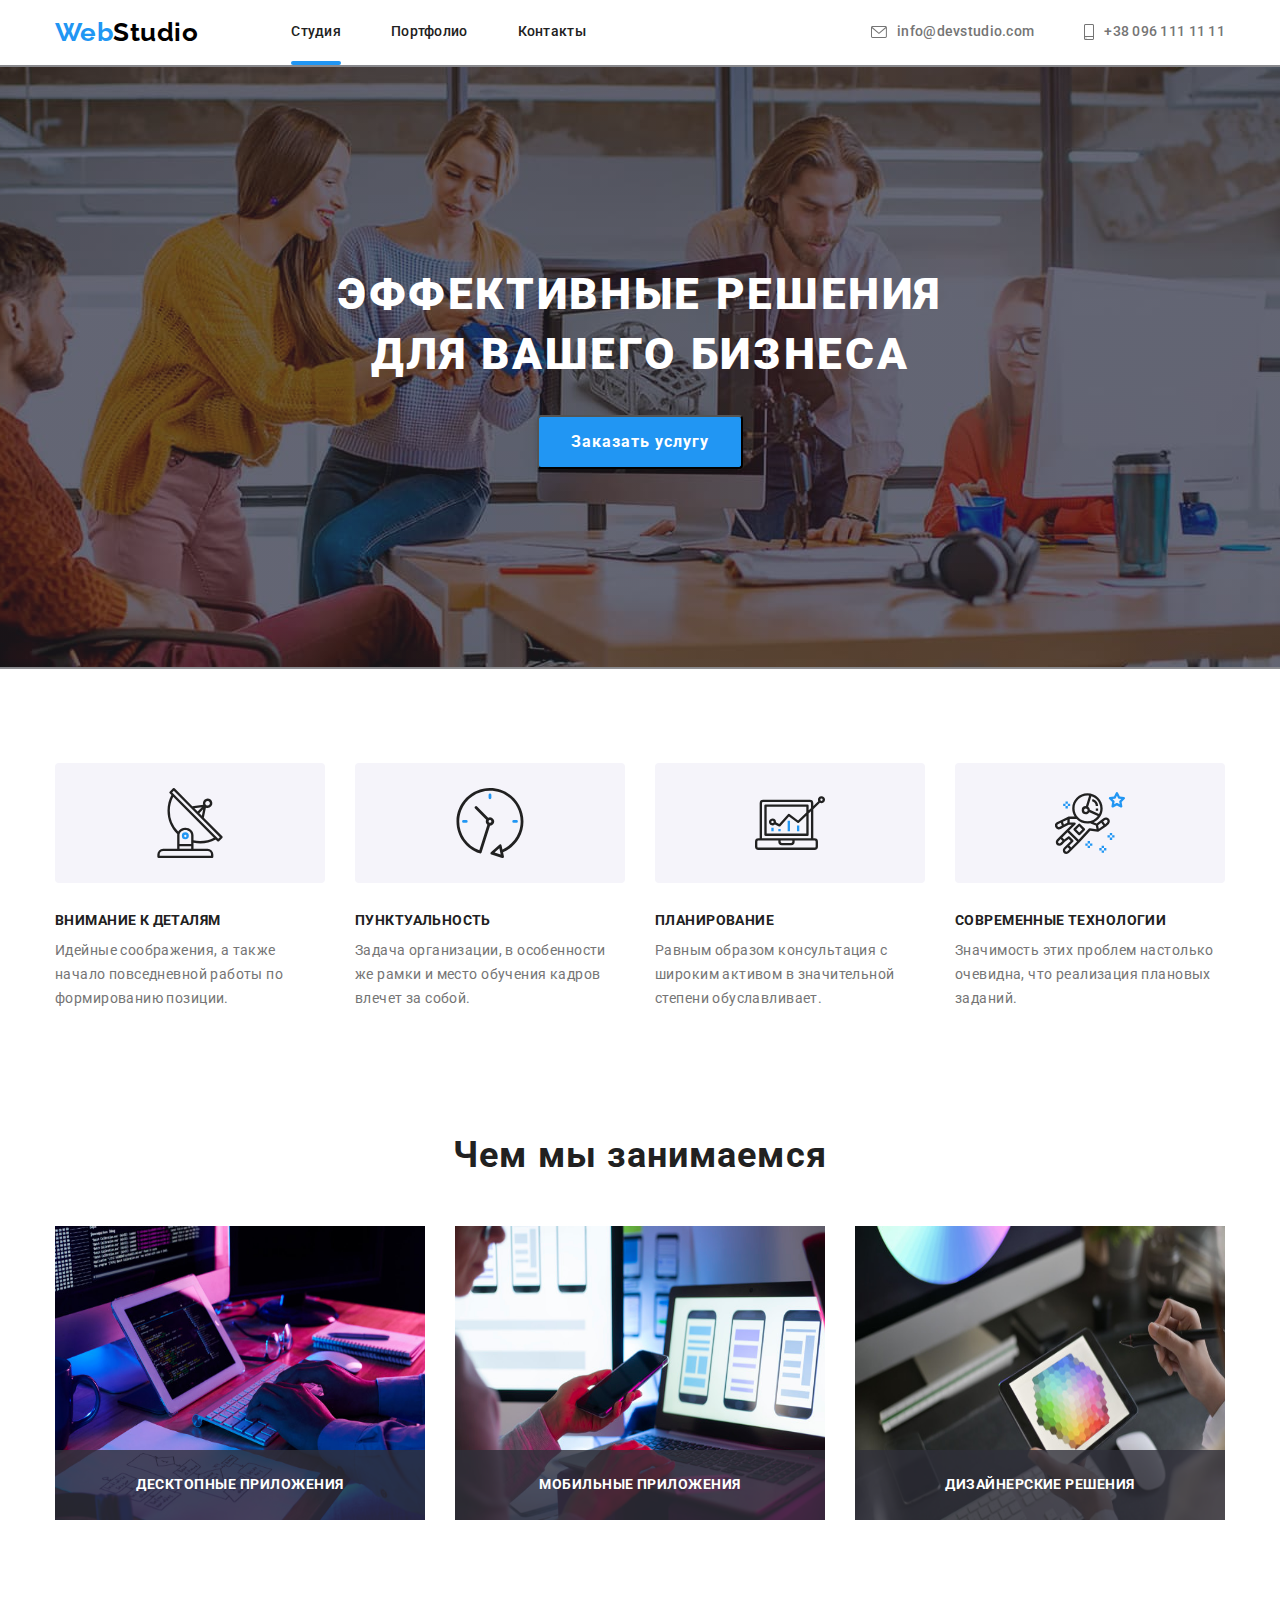
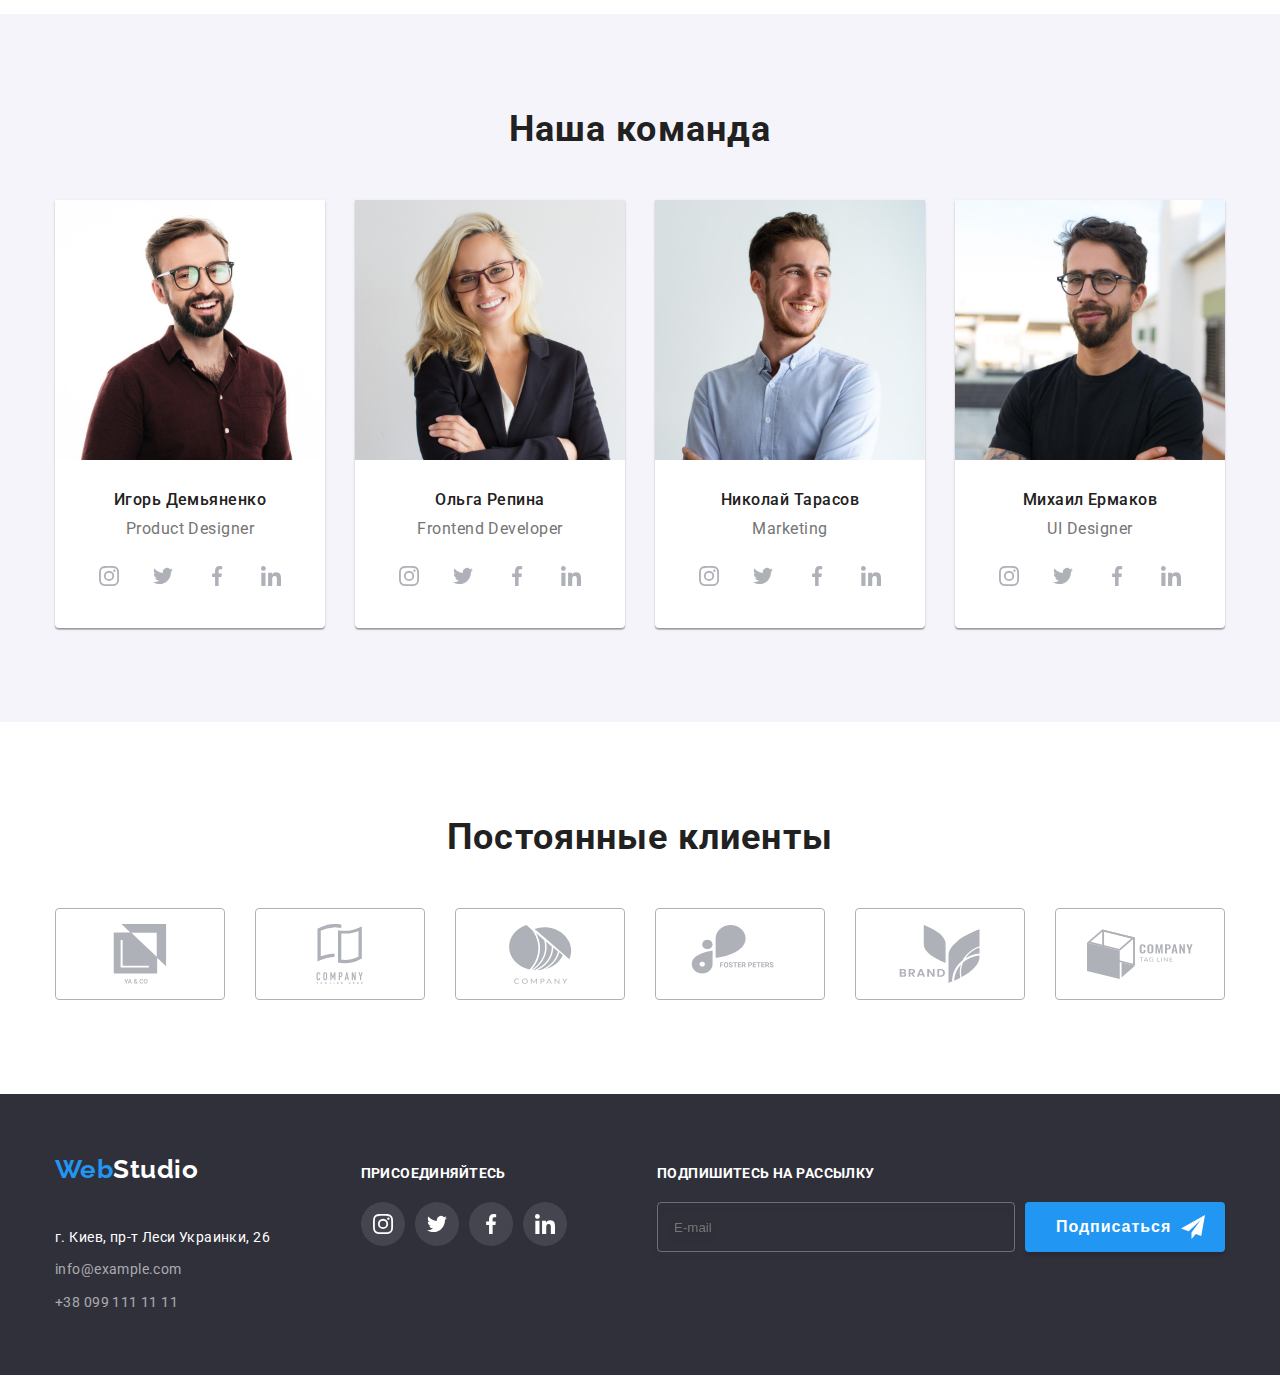
<file: index.html>
<!DOCTYPE html>
<html lang="ru">
  <head>
    <meta charset="UTF-8" />
    <meta http-equiv="X-UA-Compatible" content="IE=edge" />
    <meta name="viewport" content="width=device-width, initial-scale=1.0" />
    <title>WebStudio</title>
    <link
      href="https://fonts.googleapis.com/css2?family=Oleo+Script&family=Raleway:wght@700&family=Roboto:wght@400;500;700;900&display=swap"
      rel="stylesheet"
    />
    <link rel="preconnect" href="https://fonts.googleapis.com" />
    <link rel="preconnect" href="https://fonts.gstatic.com" crossorigin />
    <link
      href="https://fonts.googleapis.com/css2?family=Oleo+Script&family=Raleway:wght@700&family=Roboto:wght@400;500;700;900&display=swap"
      rel="stylesheet"
    />
    <link
      rel="stylesheet"
      href="https://cdnjs.cloudflare.com/ajax/libs/modern-normalize/1.1.0/modern-normalize.min.css"
      integrity="sha512-wpPYUAdjBVSE4KJnH1VR1HeZfpl1ub8YT/NKx4PuQ5NmX2tKuGu6U/JRp5y+Y8XG2tV+wKQpNHVUX03MfMFn9Q=="
      crossorigin="anonymous"
      referrerpolicy="no-referrer"
    />
    <link rel="stylesheet" href="./css/main.min.css">
  </head>

  <body class="page">
    <!-- ====================header=================== -->
    <header class="header">
      <div class="container">
        <nav class="header__nav">
          <a href="/" class="logo"> <span class="logo__blu">Web</span>Studio</a>
          <ul class="header__list ">
            <li class="header__item"><a class="header__link nav studio" href="./index.html">Студия</a></li>
            <li class="header__item"><a class="header__link nav" href="./portfolio.html">Портфолио</a></li>
            <li class="header__item"><a class="header__link nav" href="">Контакты</a></li>
          </ul>
        </nav>

        <ul class="header__list">
          <li class="header__item">
            <a class="header__link" href="mailto:info@devstudio.com">
              <svg class="header__icon" width="16px" height="12px">
                <use href="./image/symbol-defs-hover.svg#icon-mail"></use>
              </svg>
              info@devstudio.com
            </a>
          </li>
          <li class="header__item">
            <a class="header__link" href="tel:+380961111111">
              <svg class="header__icon" width="10px" height="16px">
                <use href="./image/symbol-defs-hover.svg#icon-smartphone"></use>
              </svg>
              +38 096 111 11 11
            </a>
          </li>
        </ul>
      </div>
    </header>

    <!-- =========================body================= -->

    <main>
      <!-- ========================= Hero ===================== -->

      <section class="hero">
        <div class="container">
          <h1 class="hero__title">ЭФФЕКТИВНЫE РЕШЕНИЯ ДЛЯ ВАШЕГО БИЗНЕСА</h1>
          <button type="button" class="hero__button" data-modal-open>Заказать услугу</button>
        </div>
      </section>

      <!-- ==========================Accent=============================== -->

      <section class="accent">
        <div class="container">
          <h2 class="visually-hidden">Скрытый заголовк</h2>

          <div class="accent__card">
            <div>
              <div class="accent__box">
                  <svg width="70px" height="70px">
                    <use href="./image/symbol-defs.svg#icon-antenna"></use>
                  </svg>
                </div>
                <ul class="accent__list">
                  <li class="accent__text">
                    <h3 class="accent__title">Внимание к деталям</h3>
                    <p class="accent__text">
                      Идейные соображения, а также начало повседневной работы по формированию позиции.
                    </p>
                  </li>
                </ul>
            </div>
            <div>
                <div class="accent__box">
                  <svg width="70px" height="70px">
                    <use href="./image/symbol-defs.svg#icon-clock"></use>
                  </svg>
                </div>
                <ul class="accent__list">
                  <li class="accent__tex">
                    <h3 class="accent__title">Пунктуальность</h3>
                    <p class="accent__text">
                      Задача организации, в особенности же рамки и место обучения кадров влечет за
                      собой.
                    </p>
                  </li>
                </ul>
            </div>
            <div>
              <div class="accent__box">
                <svg width="70px" height="70px">
                  <use href="./image/symbol-defs.svg#icon-diagram"></use>
                </svg>
              </div>
              <ul class="accent__list">
                <li class="accent__tex">
                  <h3 class="accent__title">Планирование</h3>
                  <p class="accent__text">
                    Равным образом консультация с широким активом в значительной степени
                    обуславливает.
                  </p>
                </li>
              </ul>
            </div>
            <div>
              <div class="accent__box">
                <svg width="70px" height="70px">
                  <use href="./image/symbol-defs.svg#icon-astronaut"></use>
                </svg>
              </div>
              <ul class="accent__list">
                <li class="accent__tex">
                  <h3 class="accent__title">Современные технологии</h3>
                  <p class="accent__text">
                    Значимость этих проблем настолько очевидна, что реализация плановых заданий.
                  </p>
                </li>
              </ul>
            </div>
          </div>
        </div>
      </section>

      <!-- ===========================About============================= -->

      <section class="about">
        <div class="container">
          <h2 class="about__title">Чем мы занимаемся</h2>
          <ul class="about__list">
            <li class="about__item">
              <div>
                <img src="./image/1.jpg" alt="создание сайта" width="370" height="294" />
                <p class="about__text">Десктопные приложения</p>
              </div>
            </li>

            <li class="about__item">
              <div>
                <img
                  src="./image/2.jpg"
                  alt="создание мобильных приложений"
                  width="370"
                  height="294"
                />
                <p class="about__text">Мобильные приложения</p>
              </div>
            </li>
            <li class="about__item">
              <div>
                <img src="./image/3.jpg" alt="дизайн" width="370" height="294" />
                <p class="about__text">Дизайнерские решения</p>
              </div>
            </li>
          </ul>
        </div>
      </section>

      <!-- ============================Team============================ -->

      <section class="team">
        <div class="container">
          <h2 class="team__title-top">Наша команда</h2>
          <ul class="team__list">
            <li>
              <div class="team__card">
                <img src="./image/4.jpeg" alt="Игорь Демьяненко" width="270" height="260" />
                <div class="team__name">
                  <h3 class="team__title">Игорь Демьяненко</h3>
                  <p lang="en" class="team__text">Product Designer</p>
                </div>
                <ul class="team__social">
                  <li class="team__item">
                    <a href="./portfolio.html" class="team__link">
                      <svg class="team-icon" widht="20px" height="20px">
                        <use href="./image/symbol-defs-hover.svg#icon-instagram"></use>
                      </svg>
                    </a>
                  </li>
                  <li class="team__item">
                    <a href="./portfolio.html" class="team__link">
                      <svg widht="20px" height="20px">
                        <use href="./image/symbol-defs-hover.svg#icon-twitter"></use>
                      </svg>
                    </a>
                  </li>
                  <li class="team__item">
                    <a href="./portfolio.html" class="team__link">
                      <svg widht="20px" height="20px">
                        <use href="./image/symbol-defs-hover.svg#icon-facebook"></use>
                      </svg>
                    </a>
                  </li>
                  <li class="team__item">
                    <a href="./portfolio.html" class="team__link">
                      <svg widht="20px" height="20px">
                        <use href="./image/symbol-defs-hover.svg#icon-linkedin"></use>
                      </svg>
                    </a>
                  </li>
                </ul>
              </div>
            </li>
            <li>
              <div class="team__card">
                <img src="./image/5.jpeg" alt="Ольга Репина" width="270" height="260" />
                <div class="team__name">
                  <h3 class="team__title">Ольга Репина</h3>
                  <p lang="en" class="team__text">Frontend Developer</p>
                </div>
                <ul class="team__social">
                  <li class="team__item">
                    <a href="./portfolio.html" class="team__link">
                      <svg class="team-icon" widht="20px" height="20px">
                        <use href="./image/symbol-defs-hover.svg#icon-instagram"></use>
                      </svg>
                    </a>
                  </li>
                  <li class="team__item">
                    <a href="./portfolio.html" class="team__link">
                      <svg widht="20px" height="20px">
                        <use href="./image/symbol-defs-hover.svg#icon-twitter"></use>
                      </svg>
                    </a>
                  </li>
                  <li class="team__item">
                    <a href="./portfolio.html" class="team__link">
                      <svg widht="20px" height="20px">
                        <use href="./image/symbol-defs-hover.svg#icon-facebook"></use>
                      </svg>
                    </a>
                  </li>
                  <li class="team__item">
                    <a href="./portfolio.html" class="team__link">
                      <svg widht="20px" height="20px">
                        <use href="./image/symbol-defs-hover.svg#icon-linkedin"></use>
                      </svg>
                    </a>
                  </li>
                </ul>
              </div>
            </li>
            <li>
              <div class="team__card">
                <img src="./image/6.jpeg" alt="Николай Тарасов" width="270" height="260" />
                <div class="team__name">
                  <h3 class="team__title">Николай Тарасов</h3>
                  <p lang="en" class="team__text">Marketing</p>
                </div>
                <ul class="team__social">
                  <li class="team__item">
                    <a href="./portfolio.html" class="team__link">
                      <svg class="team-icon" widht="20px" height="20px">
                        <use href="./image/symbol-defs-hover.svg#icon-instagram"></use>
                      </svg>
                    </a>
                  </li>
                  <li class="team__item">
                    <a href="./portfolio.html" class="team__link">
                      <svg widht="20px" height="20px">
                        <use href="./image/symbol-defs-hover.svg#icon-twitter"></use>
                      </svg>
                    </a>
                  </li>
                  <li class="team__item">
                    <a href="./portfolio.html" class="team__link">
                      <svg widht="20px" height="20px">
                        <use href="./image/symbol-defs-hover.svg#icon-facebook"></use>
                      </svg>
                    </a>
                  </li>
                  <li class="team__item">
                    <a href="./portfolio.html" class="team__link">
                      <svg widht="20px" height="20px">
                        <use href="./image/symbol-defs-hover.svg#icon-linkedin"></use>
                      </svg>
                    </a>
                  </li>
                </ul>
              </div>
            </li>

            <li>
              <div class="team__card">
                <img src="./image/7.jpeg" alt="Михаил Ермаков" width="270" height="260" />
                <div class="team__name">
                  <h3 class="team__title">Михаил Ермаков</h3>
                  <p lang="en" class="team__text">UI Designer</p>
                </div>
                <ul class="team__social">
                  <li class="team__item">
                    <a href="./portfolio.html" class="team__link">
                      <svg class="team-icon" widht="20px" height="20px">
                        <use href="./image/symbol-defs-hover.svg#icon-instagram"></use>
                      </svg>
                    </a>
                  </li>
                  <li class="team__item">
                    <a href="./portfolio.html" class="team__link">
                      <svg widht="20px" height="20px">
                        <use href="./image/symbol-defs-hover.svg#icon-twitter"></use>
                      </svg>
                    </a>
                  </li>
                  <li class="team__item">
                    <a href="./portfolio.html" class="team__link">
                      <svg widht="20px" height="20px">
                        <use href="./image/symbol-defs-hover.svg#icon-facebook"></use>
                      </svg>
                    </a>
                  </li>
                  <li class="team__item">
                    <a href="./portfolio.html" class="team__link">
                      <svg widht="20px" height="20px">
                        <use href="./image/symbol-defs-hover.svg#icon-linkedin"></use>
                      </svg>
                    </a>
                  </li>
                </ul>
              </div>
            </li>
          </ul>
        </div>
      </section>

      <!-- =======================KLIENT======================= -->
      <section class="klient">
        <div class="container">
          <h1 class="visually-hidden">Odessa</h1>
          <h2 class="klient__title">Постоянные клиенты</h2>
          <!-- <div class="klient-compani"> -->

          <div class="klient__compani">
            <ul class="klient__list">
              <li class="klient-package">
                <a class="klient__link" href="/index.html"
                  ><div class="klient__cart">
                    <svg class="klient__icon">
                      <use href="./image/symbol-defs-hover.svg#icon-company1"></use>
                    </svg></div
                ></a>
              </li>
            </ul>
            <ul class="klient__list">
              <li>
                <a class="klient__link" href="/index.html"
                  ><div class="klient__cart">
                    <svg class="klient__icon">
                      <use href="./image/symbol-defs-hover.svg#icon-company2"></use>
                    </svg></div
                ></a>
              </li>
            </ul>
            <ul class="klient__list">
              <li>
                <a class="klient__link" href="/index.html"
                  ><div class="klient__cart">
                    <svg class="klient__icon">
                      <use href="./image/symbol-defs-hover.svg#icon-company3"></use>
                    </svg></div
                ></a>
              </li>
            </ul>
            <ul class="klient__list">
              <li>
                <a class="klient__link" href="/index.html"
                  ><div class="klient__cart">
                    <svg class="klient__icon">
                      <use href="./image/symbol-defs-hover.svg#icon-company4"></use>
                    </svg></div
                ></a>
              </li>
            </ul>
            <ul class="klient__list">
              <li>
                <a class="klient__link" href="/index.html"
                  ><div class="klient__cart">
                    <svg class="klient__icon">
                      <use href="./image/symbol-defs-hover.svg#icon-company5"></use>
                    </svg></div
                ></a>
              </li>
            </ul>
            <ul class="klient__list">
              <li>
                <a class="klient__link" href="/index.html"
                  ><div class="klient__cart">
                    <svg class="klient__icon">
                      <use href="./image/symbol-defs-hover.svg#icon-company6"></use>
                    </svg></div
                ></a>
              </li>
            </ul>
          </div>
        </div>
      </section>
    </main>

    <!-- ===========================footer===================== -->

    <footer>
      <section class="footer">
        <div class="container">
          <div>
            <a href="#" class="logo logo__footer">
              <span class="logo__blu">Web</span><span class="logo__white">Studio</span></a>
            <address>
              <div class="footer__adress">
                <ul class="footer_list">
                  <li class="footer__item">
                    <a class="footer__link map" href="https://goo.gl/maps/8XeGV7SfHETVNLHK6">
                      г. Киев, пр-т Леси Украинки, 26</a>
                  </li>
                  <li class="footer__item">
                    <a class="footer__link contact" href="mailto:info@example.com">info@example.com</a></li>
                  <li class="footer__item">
                    <a class="footer__link contact" href="tel:+380991111111">+38 099 111 11 11</a></li>
                </ul>
              </div>
            </address>
          </div>
                  
          <div class="footer__social">
            <h3 class="footer__title">присоединяйтесь</h3>
            <ul class="footer__list">
              <li class="footer__item">
                <a class="footer__link icon" href="#" >
                  <svg  widht="20px" height="20px">
                    <use href="./image/symbol-defs-hover.svg#icon-instagram"></use>
                  </svg>
                </a>
              </li>
              <li class="ooter__item">
                <a class="footer__link icon" href="#" >
                  <svg widht="20px" height="20px">
                    <use href="./image/symbol-defs-hover.svg#icon-twitter"></use>
                  </svg>
                </a>
              </li>
              <li class="footer__item">
                <a class="footer__link icon" href="#" >
                  <svg widht="20px" height="20px">
                    <use href="./image/symbol-defs-hover.svg#icon-facebook"></use>
                  </svg>
                </a>
              </li>
              <li class="footer__item">
                <a  class="footer__link icon" href="#">
                  <svg widht="20px" height="20px">
                    <use href="./image/symbol-defs-hover.svg#icon-linkedin"></use>
                  </svg>
                </a>
              </li>
            </ul>
          </div>
           <div class="footer__online">
              <h2 class="footer__title">Подпишитесь на рассылку</h2>
              <div class="footer__send">
                <label for="mail" class="footer__label"></label>
                <input type="mailto" name="mail" id="mail-f" class="footer__input" placeholder="E-mail"/>
                <button class="footer__bt">Подписаться  <svg class="footer__icon" width="24px" height="24px">
                  <use href='./image/symbol-defs-hover.svg#icon-send'></use>
                </svg></button>
              </div>
          </div>
        </div>
      </section>
    </footer>

    <!-- ====================== modal ==================== -->

    <div class="backdrop is-hidden" data-modal>
      <div class="modal">
        <button class="modal__button" type="button" data-modal-close>
          <svg class="close" width="18px" height="18px">
            <use href="./image/symbol-defs-hover.svg#icon-close-black"></use>
          </svg>
        </button>
        <p class="modal__titl">Оставьте свои данные, мы вам перезвоним</p>
        <form action="">
          <div class="modal__field">
            <label for="name" class="modal__label"> <span>Имя</span></label>
            <div class="modal__wrap">
              <input type="text" name="name" id="name" class="modal__input" required />
              <svg width="18px" height="18px" class="modal__icon">
                <use href="./image/symbol-defs-hover.svg#icon-person"></use>
              </svg>
            </div>
          </div>
          <div class="modal__field">
            <label for="tel" class="modal__label"><span>Телефон</span></label>
            <div class="modal__wrap">
              <input type="tel" name="tel" id="tel" class="modal__input" value="+380" />
              <svg width="18px" height="18px" class="modal__icon">
                <use href="./image/symbol-defs-hover.svg#icon-phone"></use>
              </svg>
            </div>
          </div>
          <div class="modal__field">
            <label for="mail" class="modal__label"><span>Почта</span></label>
            <div class="modal__wrap">
              <input type="email" name="mail" id="mail" class="modal__input" />
              <svg width="18px" height="18px" class="modal__icon">
                <use href="./image/symbol-defs-hover.svg#icon-email-black"></use>
              </svg>
            </div>
          </div>
          <div class="modal__field">
            <label for="koment" class="modal__koment"><span>Комментарий</span></label>
            <textarea
              name="koment"
              id="koment"
              placeholder="Введите текст"
              class="modal__koment-text"
            ></textarea>
          </div>
          <div class="modal__field">
            <input type="checkbox" 
            class="modal__checkbox visually-hidden" 
            name="privasy" 
            value="try" 
          id="privasy">
            <label for="privasy" class="modal__check">Соглашаюсь с рассылкой и принимаю  &nbsp 
              <a href="#">Условия договора</a></label>
          </div>

          <butto type="submit" class="modal__bt">Отправить</button>
        
        </form>

      </div>
    </div>
    <!-- <script src="./js/modal.js"></script> -->
    <script src="./js/main.js"></script>
  </body>
</html>
</file>
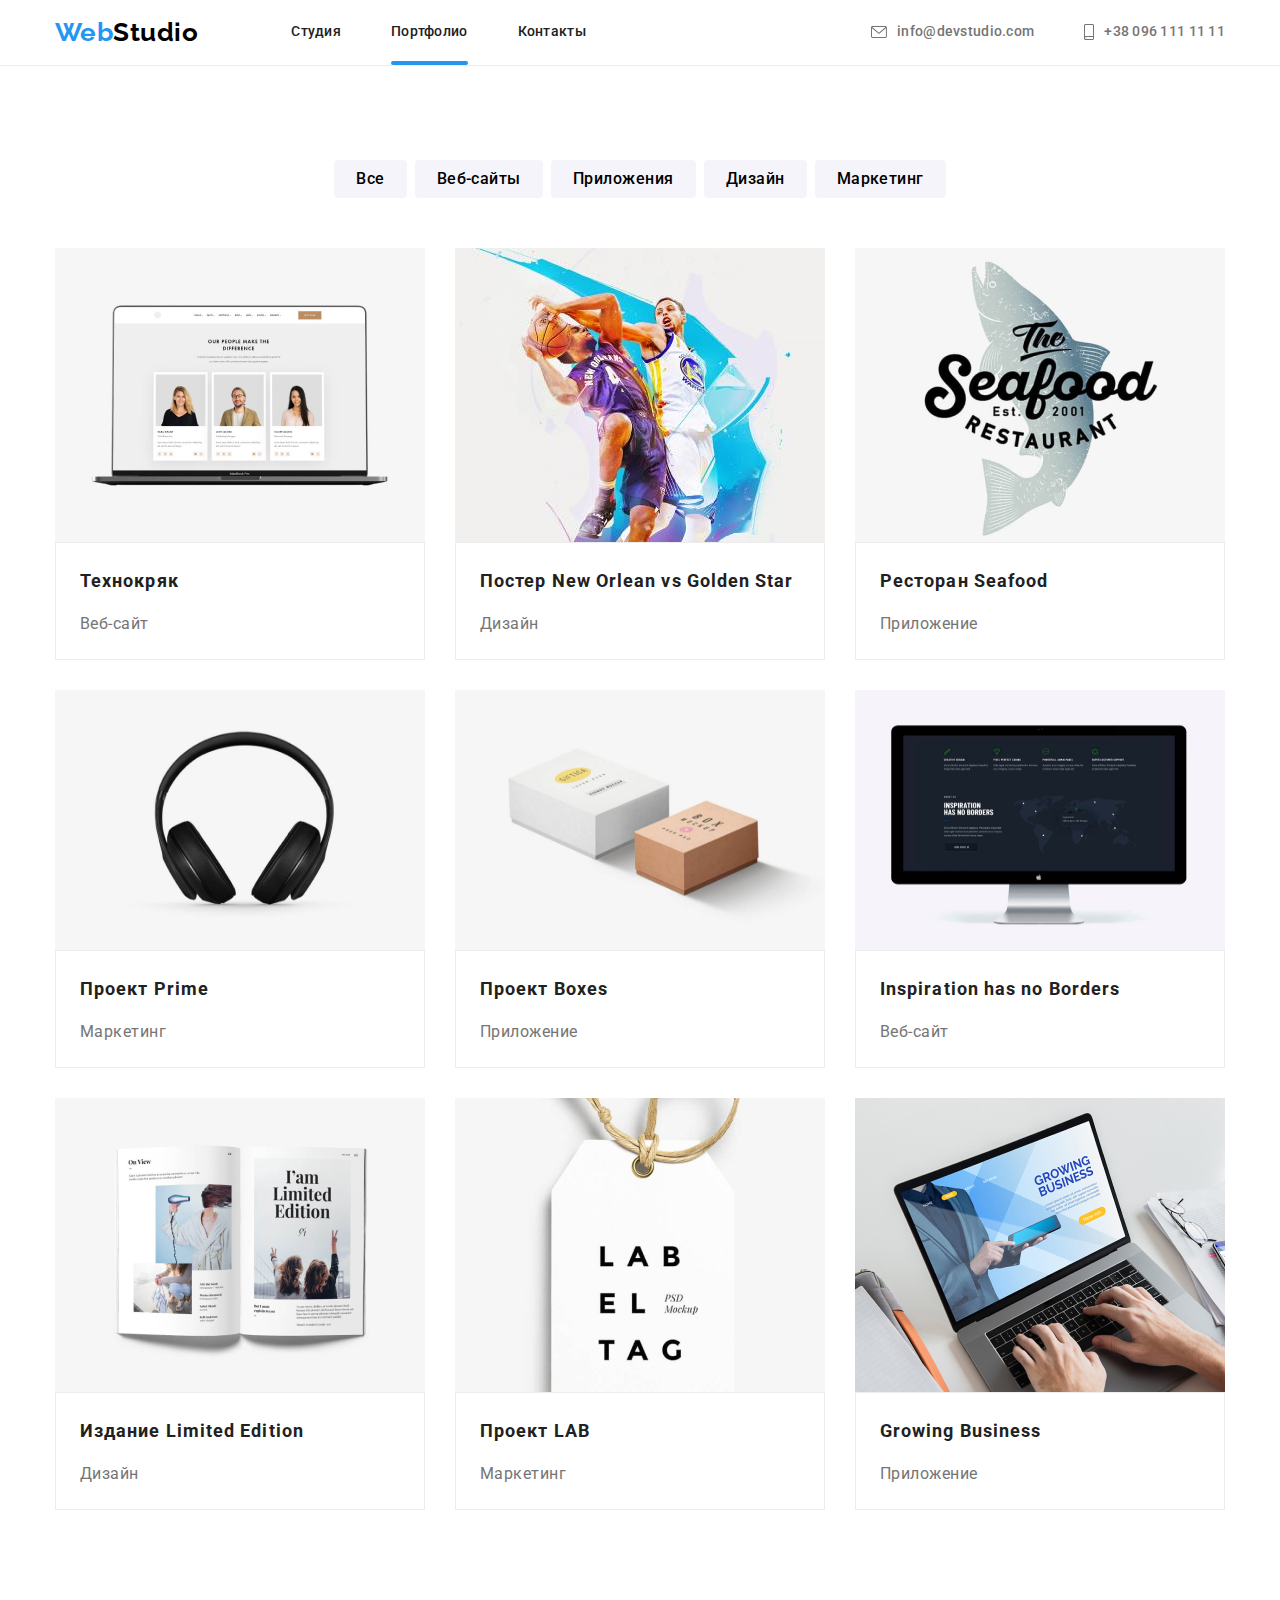
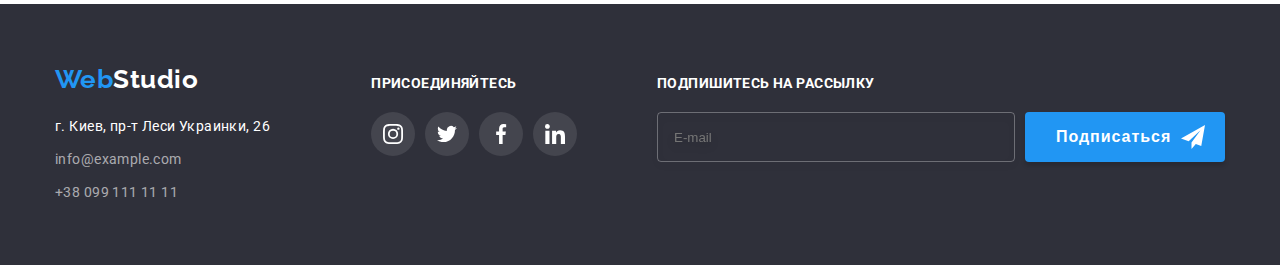
<file: portfolio.html>
<!DOCTYPE html>
<html lang="ru">
  <head>
    <meta charset="UTF-8" />
    <meta http-equiv="X-UA-Compatible" content="IE=edge" />
    <meta name="viewport" content="width=device-width, initial-scale=1.0" />
    <title>Portfolio</title>
    <link
      href="https://fonts.googleapis.com/css2?family=Oleo+Script&family=Raleway:wght@700&family=Roboto:wght@400;500;700;900&display=swap"
      rel="stylesheet"
    />
    <link
      rel="stylesheet"
      href="https://cdnjs.cloudflare.com/ajax/libs/modern-normalize/1.1.0/modern-normalize.min.css"
      integrity="sha512-wpPYUAdjBVSE4KJnH1VR1HeZfpl1ub8YT/NKx4PuQ5NmX2tKuGu6U/JRp5y+Y8XG2tV+wKQpNHVUX03MfMFn9Q=="
      crossorigin="anonymous"
      referrerpolicy="no-referrer"
    />
    <link rel="stylesheet" href="./css/main.min.css" />
  </head>

  <body class="page">
    <!--header-->

    <header class="header portfolio-page">
      <div class="container">
        <nav class="header__nav">
          <a href="/" class="logo"> <span class="logo__blu">Web</span>Studio</a>
          <ul class="header__list">
            <li class="header__item"><a class="header__link nav" href="./index.html">Студия</a></li>
            <li class="header__item">
              <a class="header__link nav portfolio" href="./portfolio.html">Портфолио</a>
            </li>
            <li class="header__item"><a class="header__link nav" href="">Контакты</a></li>
          </ul>
        </nav>

        <ul class="header__list">
          <li class="header__item">
            <a class="header__link" href="mailto:info@devstudio.com">
              <svg class="header__icon" width="16px" height="12px">
                <use href="./image/symbol-defs-hover.svg#icon-mail"></use>
              </svg>
              info@devstudio.com
            </a>
          </li>
          <li class="header__item">
            <a class="header__link" href="tel:+380961111111">
              <svg class="header__icon" width="10px" height="16px">
                <use href="./image/symbol-defs-hover.svg#icon-smartphone"></use>
              </svg>
              +38 096 111 11 11
            </a>
          </li>
        </ul>
      </div>
    </header>
    <!--body-->

    <main>
      <section class="portfolio">
        <div class="container">
          <h1 class="visually-hidden">Фильтр</h1>
          <ul class="portfolio__list">
            <li><button type="button" class="portfolio__button">Все</button></li>
            <li><button type="button" class="portfolio__button">Веб-сайты</button></li>
            <li><button type="button" class="portfolio__button">Приложения</button></li>
            <li><button type="button" class="portfolio__button">Дизайн</button></li>
            <li><button type="button" class="portfolio__button">Маркетинг</button></li>
          </ul>
          <!-- </div> -->
          <!-- </section> -->

          <!-- <section class="portfolio-title-work"> -->
          <div class="job">
            <h2 class="visually-hidden">work</h2>
            <ul class="job__list">
              <li>
                <div class="job__card">
                  <span class="job__img">
                    <img src="./image/8.jpg" alt="Технокряк" width="370" height="294" />

                    <p class="job__popup">
                      Ресурс предлагает комплексные предложения с разным уровнем функционала и
                      сервисов. Все это позволит посетителю получить исчерпывающие сведения о
                      компании или частном лице.
                    </p>
                  </span>
                  <div class="job__name">
                    <h3 class="job__title">Технокряк</h3>
                    <p class="job__text">Веб-сайт</p>
                  </div>
                </div>
              </li>
              <li>
                <div class="job__card">
                  <span class="job__img"
                    ><img
                      class="job__img"
                      src="./image/9.jpeg"
                      alt="Постер New Orlean vs Golden Star"
                      width="370"
                      height="294"
                    />
                    <p class="job__popup">
                      Ресурс предлагает комплексные предложения с разным уровнем функционала и
                      сервисов. Все это позволит посетителю получить исчерпывающие сведения о
                      компании или частном лице.
                    </p></span
                  >
                  <div class="job__name">
                    <h3 class="job__title">Постер New Orlean vs Golden Star</h3>
                    <p class="job__text">Дизайн</p>
                  </div>
                </div>
              </li>
              <li>
                <div class="job__card">
                  <span class="job__img"
                    ><img
                      class="job__img"
                      src="./image/10.jpg"
                      alt="Ресторан Seafood"
                      width="370"
                      height="294"
                    />
                    <p class="job__popup">
                      Ресурс предлагает комплексные предложения с разным уровнем функционала и
                      сервисов. Все это позволит посетителю получить исчерпывающие сведения о
                      компании или частном лице.
                    </p></span
                  >

                  <div class="job__name">
                    <h3 class="job__title">Ресторан Seafood</h3>
                    <p class="job__text">Приложение</p>
                  </div>
                </div>
              </li>
              <li>
                <div class="job__card">
                  <span class="job__img"
                    ><img
                      class="job__img"
                      src="./image/11.jpg"
                      alt="Проект Prime"
                      width="370"
                      height="260"
                    />
                    <p class="job__popup">
                      Ресурс предлагает комплексные предложения с разным уровнем функционала и
                      сервисов. Все это позволит посетителю получить исчерпывающие сведения о
                      компании или частном лице.
                    </p></span
                  >

                  <div class="job__name">
                    <h3 class="job__title">Проект Prime</h3>
                    <p class="job__text">Маркетинг</p>
                  </div>
                </div>
              </li>
              <li>
                <div class="job__card">
                  <span class="job__img"
                    ><img
                      class="job__img"
                      src="./image/12.jpg"
                      alt="Проект Boxes"
                      width="370"
                      height="260"
                    />
                    <p class="job__popup">
                      Ресурс предлагает комплексные предложения с разным уровнем функционала и
                      сервисов. Все это позволит посетителю получить исчерпывающие сведения о
                      компании или частном лице.
                    </p></span
                  >

                  <div class="job__name">
                    <h3 class="job__title">Проект Boxes</h3>
                    <p class="job__text">Приложение</p>
                  </div>
                </div>
              </li>
              <li>
                <div class="job__card">
                  <span class="job__img"
                    ><img
                      class="job__img"
                      src="./image/13.jpg"
                      alt="Inspiration has no Borders"
                      width="370"
                      height="260"
                    />
                    <p class="job__popup">
                      Ресурс предлагает комплексные предложения с разным уровнем функционала и
                      сервисов. Все это позволит посетителю получить исчерпывающие сведения о
                      компании или частном лице.
                    </p></span
                  >

                  <div class="job__name">
                    <h3 class="job__title">Inspiration has no Borders</h3>
                    <p class="job__text">Веб-сайт</p>
                  </div>
                </div>
              </li>
              <li>
                <div class="job__card">
                  <span class="job__img"
                    ><img
                      class="job__img"
                      src="./image/14.jpg"
                      alt="Издание Limited Edition"
                      width="370"
                      height="294"
                    />
                    <p class="job__popup">
                      Ресурс предлагает комплексные предложения с разным уровнем функционала и
                      сервисов. Все это позволит посетителю получить исчерпывающие сведения о
                      компании или частном лице.
                    </p></span
                  >

                  <div class="job__name">
                    <h3 class="job__title">Издание Limited Edition</h3>
                    <p class="job__text">Дизайн</p>
                  </div>
                </div>
              </li>
              <li>
                <div class="job__card">
                  <span class="job__img"
                    ><img
                      class="job__img"
                      src="./image/15.jpg"
                      alt="Проект LAB"
                      width="370"
                      height="294"
                    />
                    <p class="job__popup">
                      Ресурс предлагает комплексные предложения с разным уровнем функционала и
                      сервисов. Все это позволит посетителю получить исчерпывающие сведения о
                      компании или частном лице.
                    </p></span
                  >

                  <div class="job__name">
                    <h3 class="job__title">Проект LAB</h3>
                    <p class="job__text">Маркетинг</p>
                  </div>
                </div>
              </li>
              <li>
                <div class="job__card">
                  <span class="job__img"
                    ><img
                      class="job__img"
                      src="./image/16.jpg"
                      alt="Growing Business"
                      width="370"
                      height="294"
                    />
                    <p class="job__popup">
                      Ресурс предлагает комплексные предложения с разным уровнем функционала и
                      сервисов. Все это позволит посетителю получить исчерпывающие сведения о
                      компании или частном лице.
                    </p></span
                  >

                  <div class="job__name">
                    <h3 class="job__title">Growing Business</h3>
                    <p class="job__text">Приложение</p>
                  </div>
                </div>
              </li>
            </ul>
          </div>
        </div>
      </section>
    </main>

    <!--footer-->

    <footer>
      <section class="footer">
        <div class="container">
          <div>
            <a href="#" class="logo logo-footer">
              <span class="logo__blu">Web</span><span class="logo__white">Studio</span></a
            >
            <address>
              <div class="footer__adress">
                <ul class="footer_list">
                  <li class="footer__item">
                    <a class="footer__link map" href="https://goo.gl/maps/8XeGV7SfHETVNLHK6">
                      г. Киев, пр-т Леси Украинки, 26</a
                    >
                  </li>
                  <li class="footer__item">
                    <a class="footer__link contact" href="mailto:info@example.com"
                      >info@example.com</a
                    >
                  </li>
                  <li class="footer__item">
                    <a class="footer__link contact" href="tel:+380991111111">+38 099 111 11 11</a>
                  </li>
                </ul>
              </div>
            </address>
          </div>

          <div class="footer__social">
            <h3 class="footer__title">присоединяйтесь</h3>
            <ul class="footer__list">
              <li class="footer__item">
                <a class="footer__link icon" href="#">
                  <svg widht="20px" height="20px">
                    <use href="./image/symbol-defs-hover.svg#icon-instagram"></use>
                  </svg>
                </a>
              </li>
              <li class="ooter__item">
                <a class="footer__link icon" href="#">
                  <svg widht="20px" height="20px">
                    <use href="./image/symbol-defs-hover.svg#icon-twitter"></use>
                  </svg>
                </a>
              </li>
              <li class="footer__item">
                <a class="footer__link icon" href="#">
                  <svg widht="20px" height="20px">
                    <use href="./image/symbol-defs-hover.svg#icon-facebook"></use>
                  </svg>
                </a>
              </li>
              <li class="footer__item">
                <a class="footer__link icon" href="#">
                  <svg widht="20px" height="20px">
                    <use href="./image/symbol-defs-hover.svg#icon-linkedin"></use>
                  </svg>
                </a>
              </li>
            </ul>
          </div>
          <div class="footer__online">
            <h2 class="footer__title">Подпишитесь на рассылку</h2>
            <div class="footer__send">
              <label for="mail" class="footer__label"></label>
              <input
                type="mailto"
                name="mail"
                id="mail-f"
                class="footer__input"
                placeholder="E-mail"
              />
              <button class="footer__bt">
                Подписаться
                <svg class="footer__icon" width="24px" height="24px">
                  <use href="./image/symbol-defs-hover.svg#icon-send"></use>
                </svg>
              </button>
            </div>
          </div>
        </div>
      </section>
    </footer>
  </body>
</html>
</file>
<file: css/main.min.css>
:root{--primary-text-color: #757575;--title-text-color: #212121;--accent-text-color: #2196f3;--box-sizing: 1200px}.page{background:#fff;color:var(--primary-text-color);font-family:roboto,sans-serif;letter-spacing:.03em}.visually-hidden{position:absolute;width:1px;height:1px;margin:-1px;border:0;padding:0;white-space:nowrap;clip-path:inset(100%);clip:rect(0 0 0 0);overflow:hidden}.is-hidden{visibility:hidden;opacity:0;pointer-events:none}*,*::before,*::after{box-sizing:border-box;margin:0px}img{display:block}ul{list-style:none;padding:0px;margin:0px}h1,h2,h3,h4,h5,h6,p,ul,ol{box-sizing:border-box}a{text-decoration:none}button{cursor:pointer}address{text-decoration:none}.container{width:var(--box-sizing);margin-left:auto;margin-right:auto;padding-left:15px;padding-right:15px}.logo{font-family:"Raleway";color:#000;font-size:26px;line-height:1.2;font-weight:700;text-decoration:none;margin-right:93px}.logo__blu{color:var(--accent-text-color)}.logo__white{color:#fff}.logo__footer{display:inline-block;padding-left:0px;margin:0px;margin-bottom:20px}.header .container{box-sizing:border-box;width:var(--box-sizing);display:flex;align-items:center;margin:auto}.header__nav{display:flex;align-items:center;margin-left:0px}.header__list{display:flex;flex-direction:row;gap:50px;margin-left:auto;align-items:center}.header__item .nav{color:var(--title-text-color);font-size:14px;letter-spacing:.02em;font-weight:500;font-size:14px;line-height:1.14;transition-property:color;transition-duration:250ms;transition-timing-function:cubic-bezier(0.4, 0, 0.2, 1);padding-top:24px;padding-bottom:25px;position:relative}.header__link{color:var(--primary-text-color);font-weight:500;font-size:14px;line-height:1.14;letter-spacing:.02em;text-decoration:none;margin:0;display:flex;align-items:center;justify-content:space-between;transition-property:color;transition-duration:250ms;transition-timing-function:cubic-bezier(0.4, 0, 0.2, 1)}.header__icon{display:block;padding:0;border:0;margin-right:10px;fill:var(--primary-text-color);transition-property:fill;transition-duration:250ms;transition-timing-function:cubic-bezier(0.4, 0, 0.2, 1)}.header .studio::after,.header .portfolio::after{content:"";position:absolute;width:100%;height:4px;background:#2196f3;border-radius:2px;bottom:0;left:0%}.header__link:hover .header__icon,.header__link:focus .header__icon{fill:var(--accent-text-color)}.header__link:hover,.header__link:focus{color:var(--accent-text-color)}.header.portfolio-page{border-bottom-width:1px;border-bottom-style:solid;border-bottom-color:#ececec}.hero{padding-top:200px;padding-bottom:200px;background-color:#c4c4c4;background-image:linear-gradient(rgba(47, 48, 58, 0.4), rgba(47, 48, 58, 0.4)),url(../image/hero.jpeg);max-width:1600px;background-position:50% 50%;background-repeat:no-repeat;margin:auto}.hero__title,.hero__button{color:#fff}.hero__title{width:696px;font-weight:900;font-size:44px;line-height:1.36;text-align:center;letter-spacing:.06em;margin:auto;padding-bottom:30px}.hero__button{background-color:#2196f3;font-family:inherit;box-shadow:0px 4px 4px rgba(0,0,0,.15);border-radius:4px;font-weight:700;font-size:16px;line-height:1.88;display:flex;text-align:center;letter-spacing:.06em;cursor:pointer;margin:auto;padding:10px 32px}.accent{padding-top:94px;padding-bottom:94px}.accent__card{display:flex;justify-content:space-between}.accent__text{width:270px;height:101px}.accent__box{width:270px;height:120px;background:#f5f4fa;border-radius:4px;display:flex;justify-content:center;align-items:center}.accent__title{color:var(--title-text-color);font-weight:700;font-size:14px;line-height:1.14;letter-spacing:.03em;text-transform:uppercase;padding-bottom:10px;padding-top:30px}.accent__text{font-size:14px;line-height:1.71;letter-spacing:.03em;box-sizing:border-box;width:270px}.about{padding-bottom:94px}.about__title{color:var(--title-text-color);font-weight:700;font-size:36px;line-height:1.17;text-align:center;letter-spacing:.03em;justify-content:center;margin-bottom:50px}.about__list{padding:0px;box-sizing:border-box;display:flex;flex-wrap:wrap;gap:30px;margin-left:auto;margin-right:auto;justify-content:center}.about__item{position:relative}.about__text{position:absolute;font-weight:700;font-size:14px;line-height:1.14;text-align:center;text-transform:uppercase;color:#fff;background:rgba(47,48,58,.8);width:100%;padding:27px;bottom:0}.team{padding-top:94px;background:#f5f4fa;padding-bottom:94px}.team__title-top{color:var(--title-text-color);font-weight:700;font-size:36px;line-height:1.17;text-align:center;letter-spacing:.03em;box-sizing:border-box;margin-bottom:50px}.team__card{width:270px;height:auto;padding-bottom:30px;border-radius:0px 0px 4px 4px;box-shadow:0px 1px 3px rgba(0,0,0,.12),0px 1px 1px rgba(0,0,0,.14),0px 2px 1px rgba(0,0,0,.2);background-color:#fff;display:flex;flex-direction:column}.team__name{padding-top:30px;display:flex;flex-direction:column;justify-items:center;align-items:center;gap:10px}.team__title{color:var(--title-text-color);font-weight:500;font-size:16px;line-height:1.2;text-align:center;letter-spacing:.03em}.team__text{font-size:16px;line-height:1.2;text-align:center;letter-spacing:.03em;margin-bottom:16px}.team__list{padding:0px;display:flex;flex-wrap:wrap;justify-content:center;gap:30px;padding:0px}.team__cart{width:44px;height:44px;border-radius:50%;padding:0;margin:0;fill:var(--primary-text-color)}.team__item{display:flex;justify-content:center;gap:10px}.team__social{display:flex;justify-content:center;align-items:center;gap:10px}.team__link{width:44px;height:44px;border-radius:50%;fill:#afb1b8;display:flex;justify-content:center;align-items:center;transition-property:background-color,fill;transition-duration:250ms;transition-timing-function:cubic-bezier(0.4, 0, 0.2, 1)}.team__link:hover,.team__link:focus{background-color:var(--accent-text-color);fill:#fff}.klient{padding-top:94px;padding-bottom:94px}.klient__title{color:var(--title-text-color);font-weight:700;font-size:36px;line-height:1.17;text-align:center;letter-spacing:.03em}.klient__compani{display:flex;flex-wrap:nowrap;justify-content:space-between;margin-top:50px}.klient__cart{box-sizing:border-box;width:170px;height:92px;border:1px solid #afb1b8;border-radius:4px;display:flex;justify-content:center;align-items:center;object-fit:fill;transition-property:border-color;transition-duration:250ms;transition-timing-function:cubic-bezier(0.4, 0, 0.2, 1)}.klient__icon{width:106px;height:60px;fill:#afb1b8;transition-property:fill;transition-duration:250ms;transition-timing-function:cubic-bezier(0.4, 0, 0.2, 1)}.klient__link:hover .klient__icon{fill:var(--accent-text-color)}.klient__link:focus .klient__icon{fill:var(--accent-text-color)}.klient__link:hover .klient__cart{border-color:var(--accent-text-color)}.footer{padding-top:60px;padding-bottom:60px;background-color:#2f303a}.footer .container{display:flex;justify-content:space-between;align-items:baseline;gap:70px}.footer__list{display:flex;justify-content:start;gap:10px}.footer__link{font-size:14px;line-height:1.71;font-style:normal}.footer__link.map{color:#fff;letter-spacing:.03em;text-decoration:none;display:inline-block;margin-top:20px;padding:0px}.footer__link.contact{color:rgba(255,255,255,.6);letter-spacing:.03em;text-decoration:none;display:inline-block;padding-top:9px}.footer__title{font-weight:700;font-size:14px;line-height:1.14;letter-spacing:.03em;text-transform:uppercase;color:#fff;margin-bottom:20px}.footer__link.icon{width:44px;height:44px;border-radius:50%;display:flex;justify-content:center;align-items:center;background:rgba(255,255,255,.1);fill:#fff;transition-property:background-color;transition-duration:250ms;transition-timing-function:cubic-bezier(0.4, 0, 0.2, 1)}.footer__input{width:358px;height:50px;background-color:rgba(0,0,0,0);border:1px solid rgba(255,255,255,.3);filter:drop-shadow(0px 4px 4px rgba(0, 0, 0, 0.15));border-radius:4px;color:#fff;padding-left:16px}.footer__bt{width:200px;height:50px;font-weight:700;font-size:16px;line-height:1.88;display:flex;align-items:center;text-align:center;letter-spacing:.06em;background-color:var(--accent-text-color);color:#fff;box-shadow:0px 4px 4px rgba(0,0,0,.15);border-radius:4px;border-color:rgba(0,0,0,0);padding-left:29px;margin-left:10px}.footer__link.icon:hover,.footer__link.icon:focus{background-color:var(--accent-text-color)}.footer__send{display:flex;align-items:flex-end}.footer__icon{margin-left:10px;fill:#fff}.portfolio__button{background:#f5f4fa;border-radius:4px;font-family:inherit;font-weight:500;font-size:16px;line-height:1.62;letter-spacing:.03em;cursor:pointer;border:0;padding-top:6px;padding-bottom:6px;padding-left:22px;padding-right:22px;transition-property:background-color,color;transition-duration:250ms;transition-timing-function:cubic-bezier(0.4, 0, 0.2, 1)}.portfolio__button:hover,.portfolio__button:focus{background-color:var(--accent-text-color);color:#fff;box-shadow:0px 1px 1px rgba(0,0,0,.12),0px 4px 4px rgba(0,0,0,.06),1px 4px 6px rgba(0,0,0,.16)}.portfolio__list{padding:0px;display:flex;flex-wrap:wrap;justify-content:center;gap:8px;margin-bottom:50px;padding-top:94px}.job{justify-content:center;padding-bottom:94px}.job__list{display:flex;flex-wrap:wrap;gap:30px;padding:0px;justify-content:center}.job__card{display:flex;flex-direction:column;transition-property:box-shadow;transition-duration:250ms;transition-timing-function:cubic-bezier(0.4, 0, 0.2, 1)}.job__card:hover,.job__card:focus{box-shadow:0px 1px 1px rgba(0,0,0,.12),0px 4px 4px rgba(0,0,0,.06),1px 4px 6px rgba(0,0,0,.16)}.job__name{padding:20px 24px;display:flex;flex-direction:column;gap:10px;border:1px solid #ececec}.job__title{color:var(--title-text-color);font-weight:700;font-size:18px;line-height:2;letter-spacing:.06em}.job__text{font-size:16px;line-height:1.88;letter-spacing:.03em}.job__img{display:block;position:relative;overflow:hidden}.job__popup{content:"";position:absolute;background:rgba(33,150,243,.9);font-weight:400;font-size:18px;line-height:1.56;letter-spacing:.03em;padding:63px 24px;color:#fff;transform:translateY(0%);transition-property:transform;transition-duration:450ms;transition-timing-function:cubic-bezier(0.4, 0, 0.2, 1)}.job__card:hover .job__popup{transform:translateY(-100%)}.backdrop{width:100%;height:100%;background:rgba(0,0,0,.2);position:fixed;top:0;transition-property:cubic-bezier,visibility,pointer-events,opacity;transition-duration:450ms;transition-timing-function:cubic-bezier(0.4, 0, 0.2, 1)}.backdrop.is-hidden .modal{transform:translate(-50%, -50%) scale(0.1)}.modal{position:absolute;width:528px;min-height:581px;background:#fff;box-shadow:0px 1px 3px rgba(0,0,0,.12),0px 1px 1px rgba(0,0,0,.14),0px 2px 1px rgba(0,0,0,.2);border-radius:4px;top:50%;left:50%;transform:translate(-50%, -50%) scale(1);transition:400ms linear;padding:40px 40px}.modal__button{position:absolute;width:30px;height:30px;border:1px solid rgba(0,0,0,.1);background:rgba(0,0,0,0);border-radius:50%;right:8px;top:8px;padding:0;display:flex;align-items:center;justify-content:center}.modal__button svg:hover,.modal__button:focus svg{fill:var(--accent-text-color)}.modal__titl{font-weight:700;font-size:20px;line-height:1.15;text-align:center;letter-spacing:.03em;margin-bottom:12px;color:#212121}.modal_label span,.modal__koment span{font-weight:400;font-size:12px;line-height:1.17;letter-spacing:.01em;color:#757575}.modal__koment-text{resize:none;color:#757575;width:100%;height:140px;border:1px solid rgba(33,33,33,.2);border-radius:4px;margin-bottom:10px;margin-top:4px;outline:none}.modal__koment-text::placeholder{color:rgba(117,117,117,.5);padding-left:16px;padding-top:12px;transition-property:border-color;transition-duration:250ms;transition-timing-function:cubic-bezier(0.4, 0, 0.2, 1)}.modal__wrap{position:relative;margin-bottom:10px;margin-top:4px}.modal__icon{position:absolute;left:0;top:50%;transform:translate(50%, -50%);margin:0}.modal__input{width:100%;height:40px;border:1px solid rgba(33,33,33,.2);border-radius:4px;padding-left:40px;outline:none;transition-property:border-color;transition-duration:250ms;transition-timing-function:cubic-bezier(0.4, 0, 0.2, 1)}.modal__input:hover,.modal__koment-text:hover{border-color:var(--accent-text-color)}.modal__input:focus+svg{fill:var(--accent-text-color)}.modal__input:focus,.modal__koment-text:focus{border-color:var(--accent-text-color)}.modal__bt{font-weight:700;font-size:16px;line-height:1.88;display:flex;letter-spacing:.06em;color:#fff;width:200px;height:50px;background:#2196f3;box-shadow:0px 4px 4px rgba(0,0,0,.15);border-radius:4px;padding:10px 56px;margin:auto;margin-top:30px}.modal__check{color:var(--primary-text-color);font-weight:400;font-size:14px;line-height:1.71;letter-spacing:.03em;display:flex;align-items:center;margin-left:13px}.modal__check a{font-weight:400;font-size:14px;line-height:1.71;letter-spacing:.03em;text-decoration-line:underline;color:#2196f3}.modal__check::before{content:"";width:16px;height:15px;border:#000 2px solid;border-radius:2px;margin-right:7px;transition-property:border-color;transition-duration:250ms;transition-timing-function:cubic-bezier(0.4, 0, 0.2, 1)}.modal__checkbox:checked+.modal__check::before{background-color:var(--accent-text-color);border:rgba(0,0,0,0);background-image:url(../image/check.svg#icon-check);fill:#fff;background-repeat:no-repeat;background-position:center}.modal__checkbox:focus+.modal__check::before{border-color:#2196f3}/*# sourceMappingURL=main.min.css.map */
</file>
